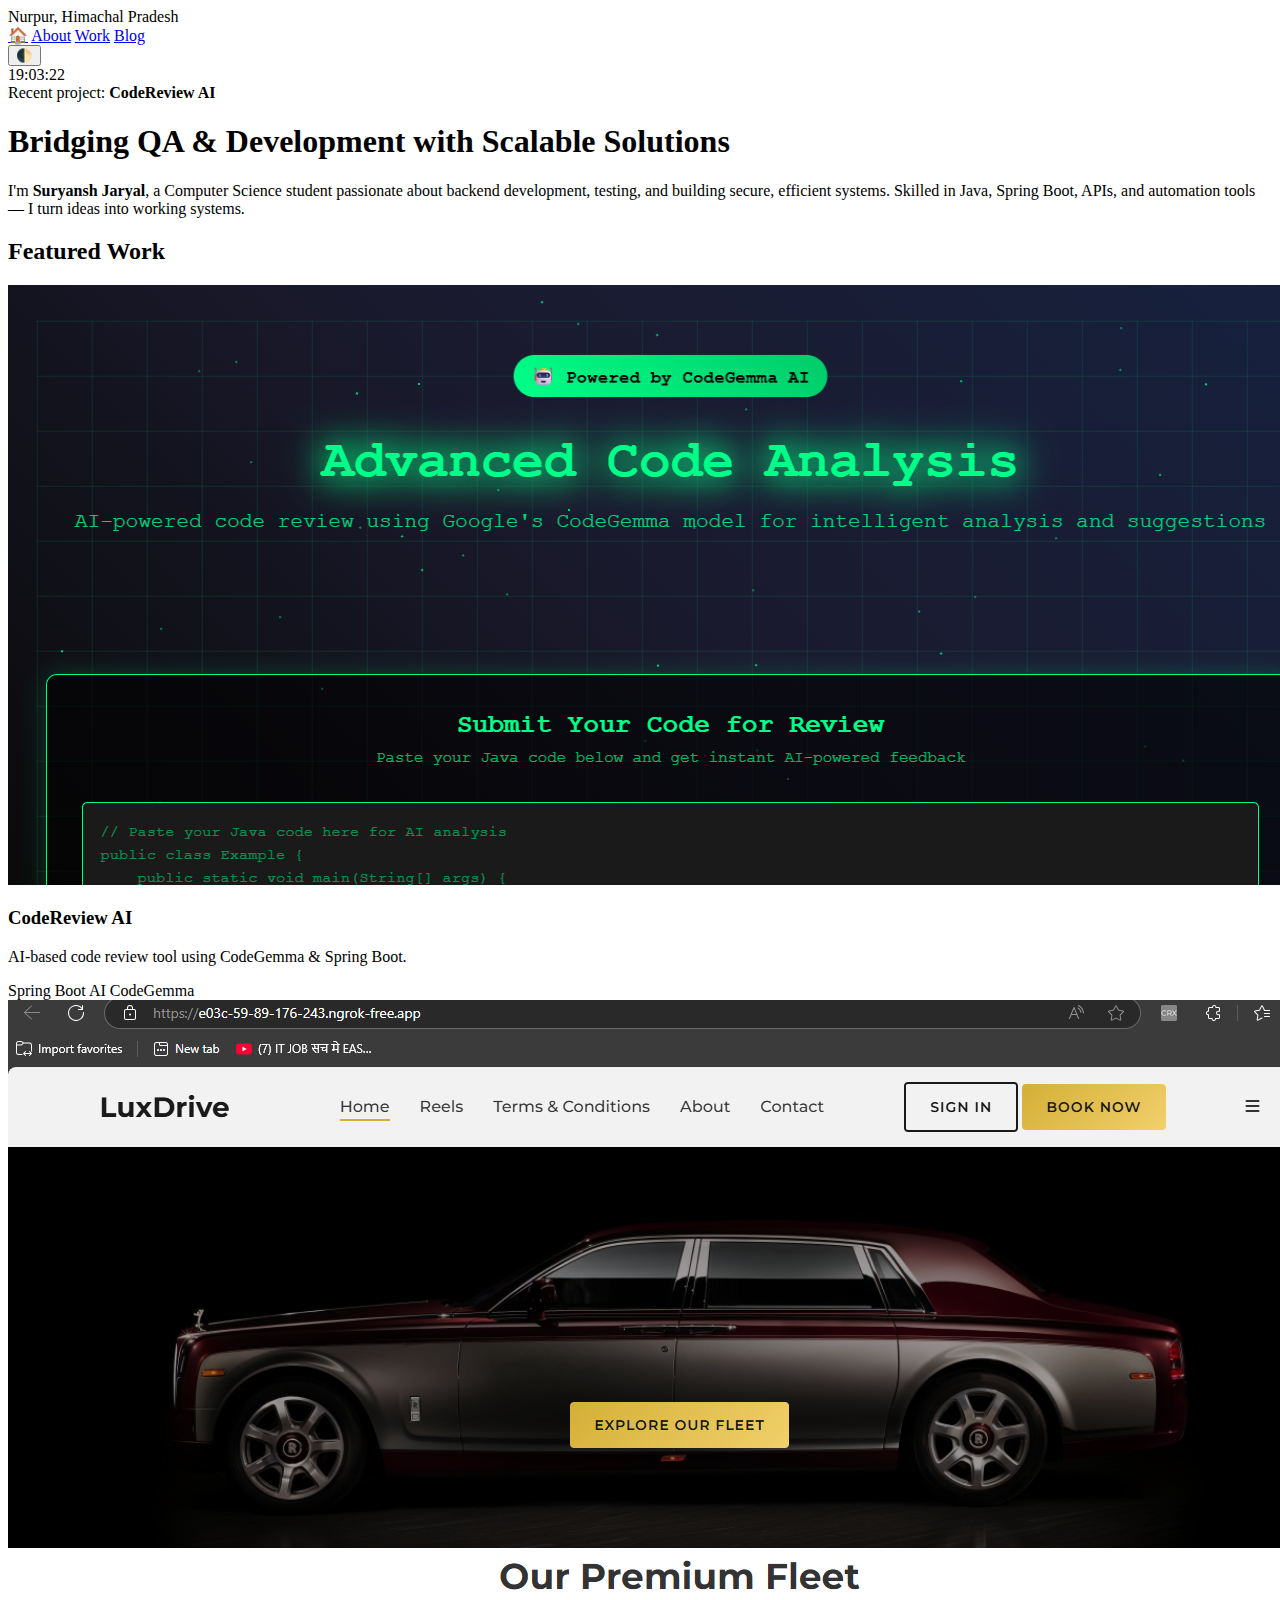
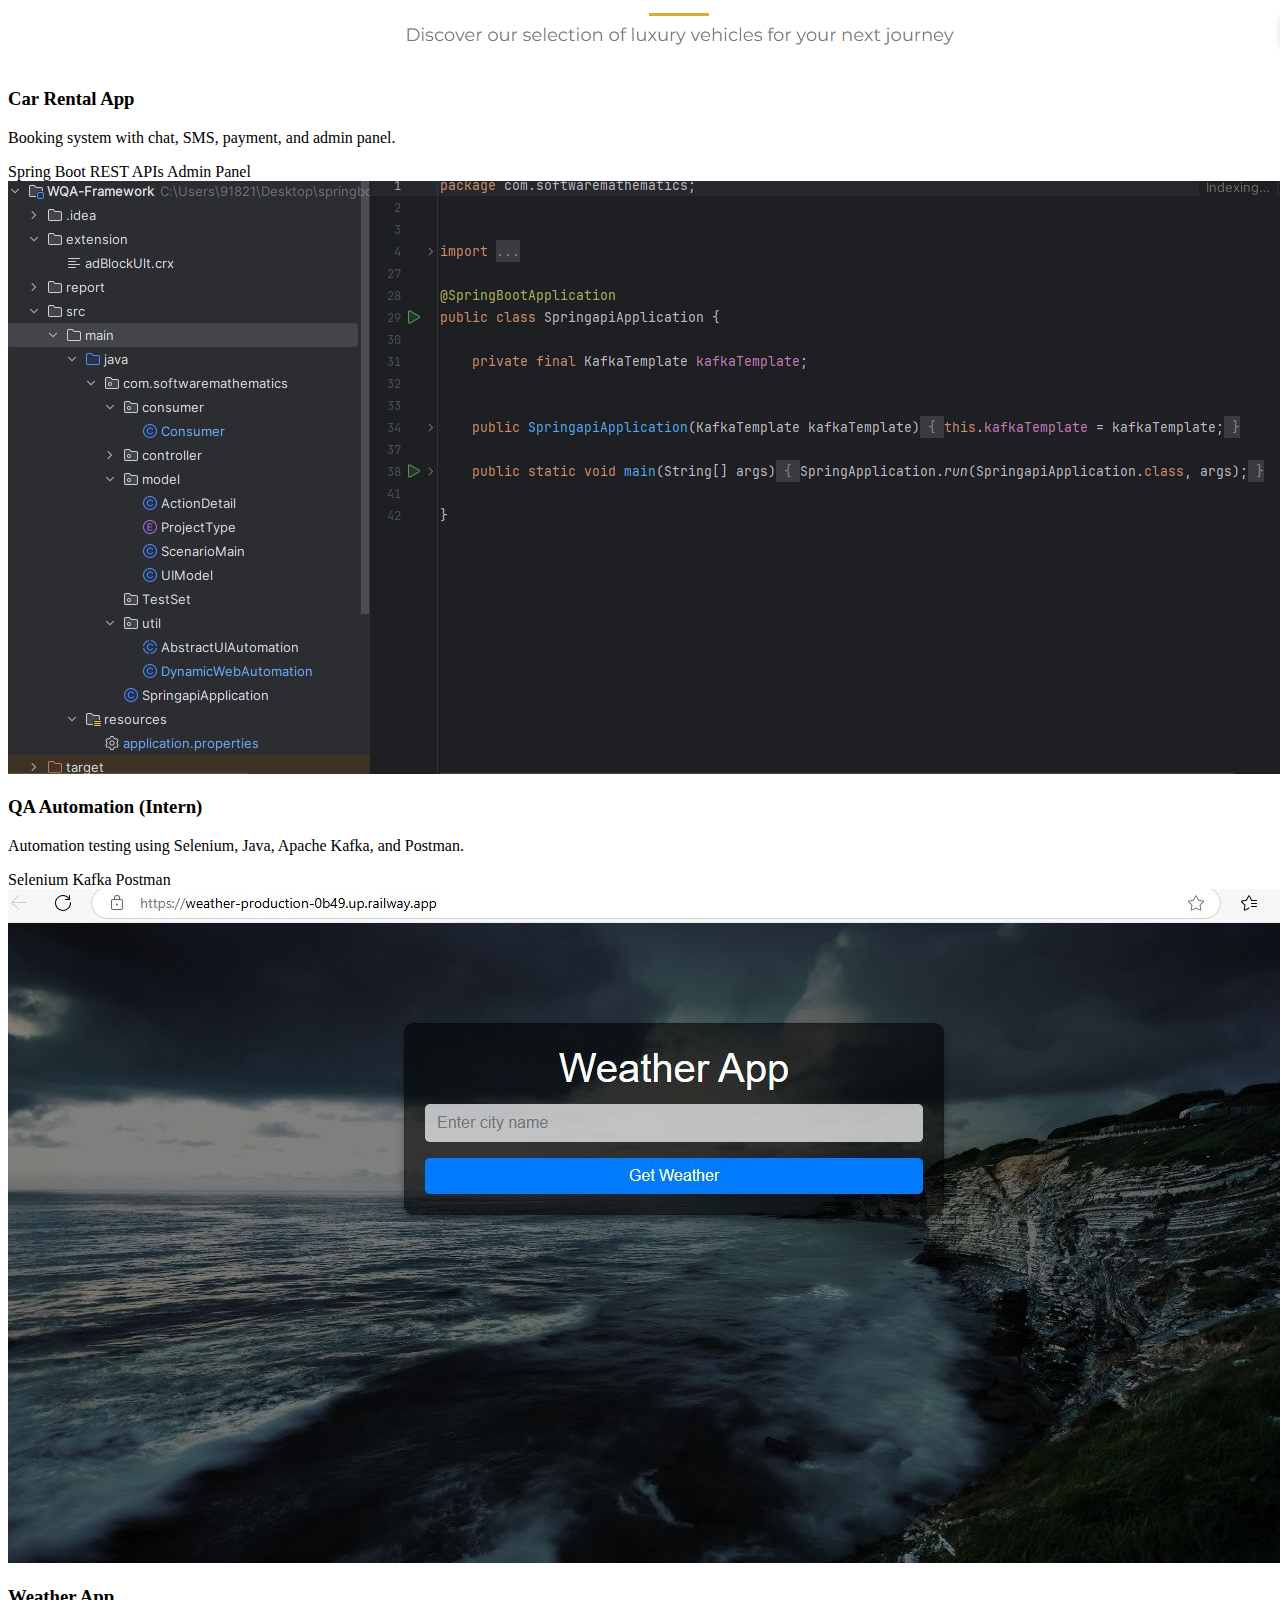
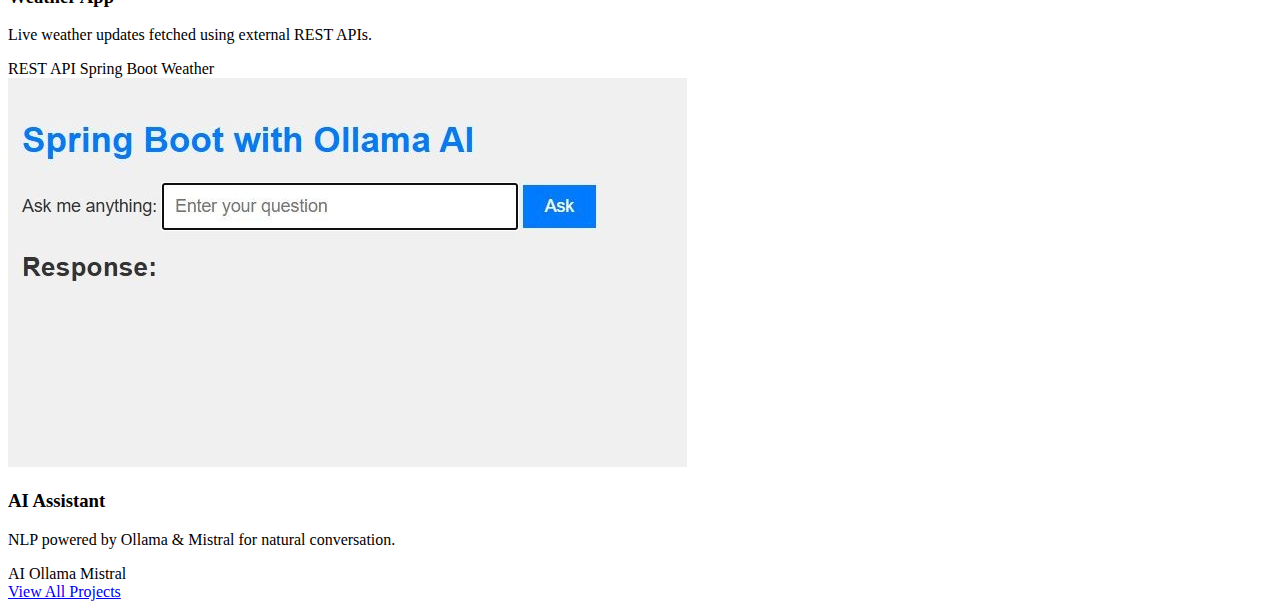
<file: index.html>
<!DOCTYPE html>
<html lang="en">
<head>
    <meta charset="UTF-8">
    <meta name="viewport" content="width=device-width, initial-scale=1.0">
    <title>Suryansh Jaryal - Portfolio</title>
    <link rel="stylesheet" href="C:\Users\91821\Desktop\vs\js\css\styles.css">
    <link href="https://fonts.googleapis.com/css2?family=Inter:wght@300;400;500;600;700&display=swap" rel="stylesheet">
    <link rel="icon" href="favicon.ico" type="image/x-icon">
</head>
<body>
    <div class="container">
        <!-- Header -->
        <header class="header">
            <div class="location">
                <span id="location">Nurpur, Himachal Pradesh</span>
            </div>

            <nav class="nav">
                <div class="nav-pill">
                    <a href="homepage.html" class="nav-item active">🏠</a>
                    <a href="about.html" class="nav-item"><span>About</span></a>
                    <a href="work.html" class="nav-item"><span>Work</span></a>
                    <a href="blog.html" class="nav-item"><span>Blog</span></a>
         
      </div>
            </nav>
            <div class="header-right">
                <button class="theme-toggle" id="themeToggle">🌓</button>
                <div class="time" id="currentTime">13:19:08</div>
            </div>
        </header>

        <!-- Main Content -->
        <main class="main">
            <div class="recent-project">
                <span>Recent project: </span>
                <strong>CodeReview AI</strong>
            </div>

            <h1 class="hero-title">
                Bridging QA & Development with Scalable Solutions
            </h1>

            <p class="hero-description">
                I'm <strong>Suryansh Jaryal</strong>, a Computer Science student passionate about backend development, testing, and building secure, efficient systems. Skilled in Java, Spring Boot, APIs, and automation tools — I turn ideas into working systems.
            </p>

            <!-- Featured Projects -->
       <!-- Featured Projects -->
<section class="featured-projects">
    <h2 class="section-title">Featured Work</h2>
    <div class="projects-grid">
        <article class="project-card">
            <div class="project-image">
                <img src="Screenshot 2025-06-23 160231.png" alt="CodeReview AI" loading="lazy">
            </div>
            <div class="project-content">
                <h3>CodeReview AI</h3>
                <p>AI-based code review tool using CodeGemma & Spring Boot.</p>
                <div class="project-tags">
                    <span class="tag">Spring Boot</span>
                    <span class="tag">AI</span>
                    <span class="tag">CodeGemma</span>
                </div>
            </div>
        </article>

        <article class="project-card">
            <div class="project-image">
                <img src="Screenshot 2025-05-01 095230.png" alt="Car Rental App" loading="lazy">
            </div>
            <div class="project-content">
                <h3>Car Rental App</h3>
                <p>Booking system with chat, SMS, payment, and admin panel.</p>
                <div class="project-tags">
                    <span class="tag">Spring Boot</span>
                    <span class="tag">REST APIs</span>
                    <span class="tag">Admin Panel</span>
                </div>
            </div>
        </article>

       

        <article class="project-card">
            <div class="project-image">
                <img src="Screenshot 2025-06-23 160631.png" alt="QA Automation" loading="lazy">
            </div>
            <div class="project-content">
                <h3>QA Automation (Intern)</h3>
                <p>Automation testing using Selenium, Java, Apache Kafka, and Postman.</p>
                <div class="project-tags">
                    <span class="tag">Selenium</span>
                    <span class="tag">Kafka</span>
                    <span class="tag">Postman</span>
                </div>
            </div>
        </article>

        <article class="project-card">
            <div class="project-image">
                <img src="1732292883168.jpg" alt="Weather App" loading="lazy">
            </div>
            <div class="project-content">
                <h3>Weather App</h3>
                <p>Live weather updates fetched using external REST APIs.</p>
                <div class="project-tags">
                    <span class="tag">REST API</span>
                    <span class="tag">Spring Boot</span>
                    <span class="tag">Weather</span>
                </div>
            </div>
        </article>

        <article class="project-card">
            <div class="project-image">
                <img src="1744372639400.jpg" alt="AI Assistant" loading="lazy">
            </div>
            <div class="project-content">
                <h3>AI Assistant</h3>
                <p>NLP  powered by Ollama & Mistral for natural conversation.</p>
                <div class="project-tags">
                    <span class="tag">AI</span>
                    <span class="tag">Ollama</span>
                    <span class="tag">Mistral</span>
                </div>
            </div>
        </article>
    </div>

    <div class="view-all">
        <a href="work.html" class="btn-secondary">View All Projects</a>
    </div>
</section>

        </main>
    </div>

    <script src="js\main.js"></script>
</body>
</html>
</file>
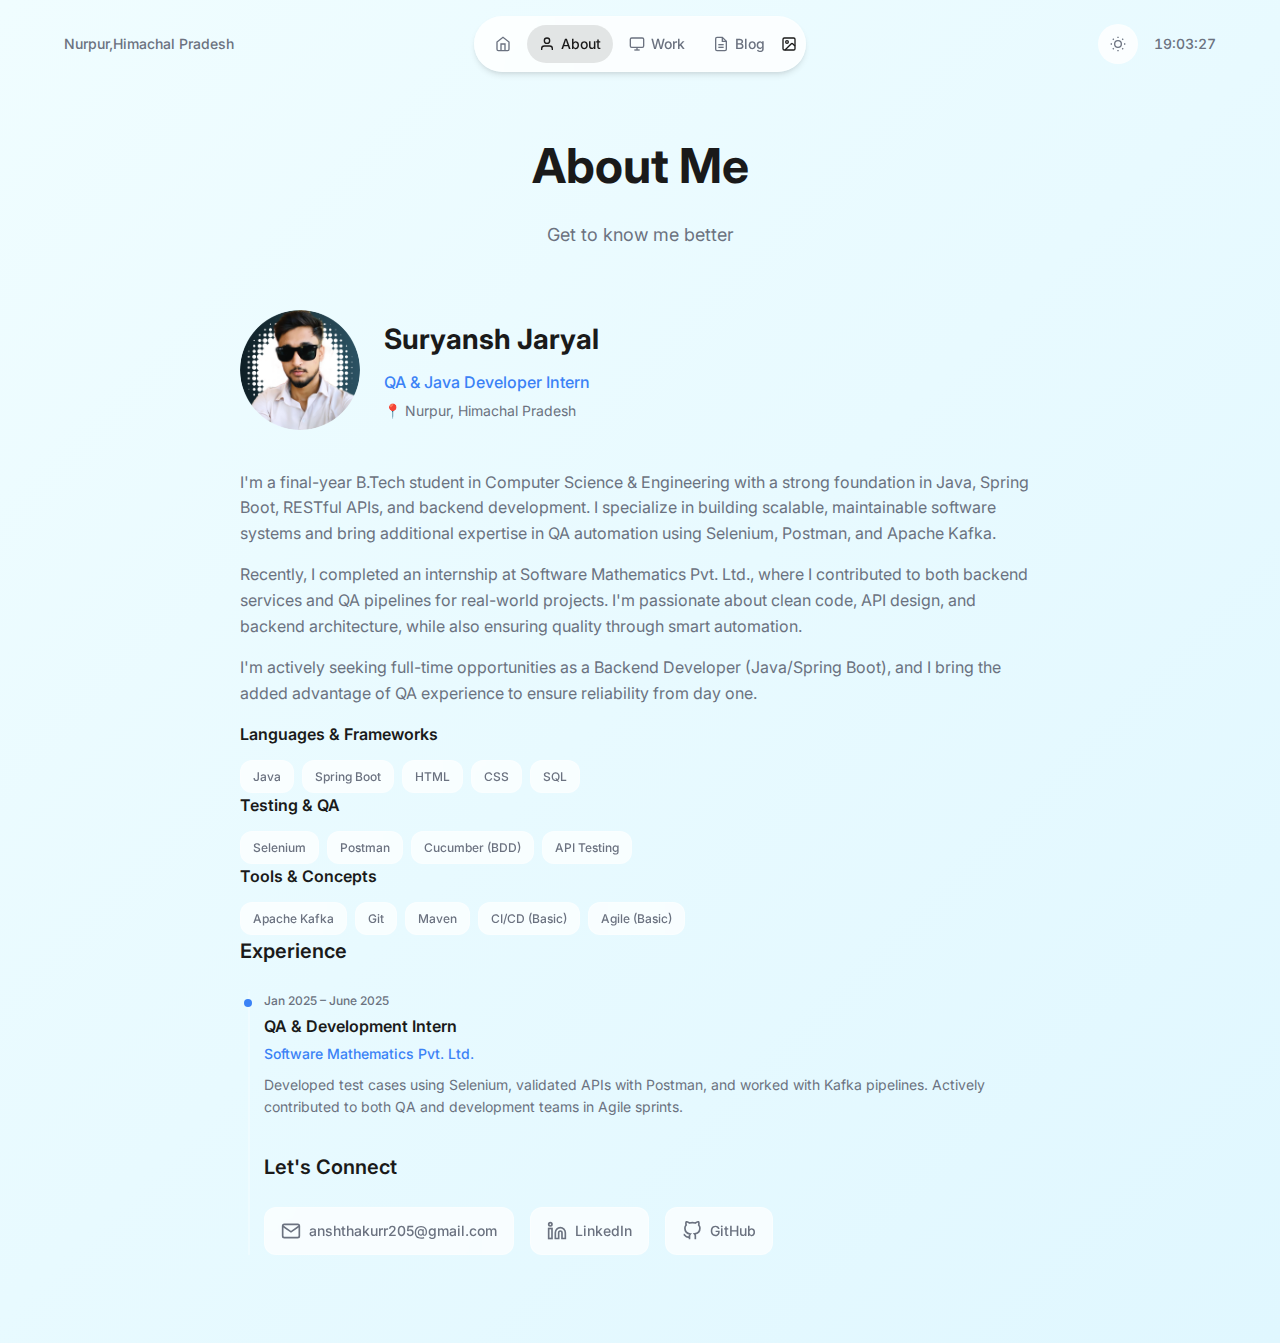
<file: about.html>
<!DOCTYPE html>
<html lang="en">
<head>
    <meta charset="UTF-8">
    <meta name="viewport" content="width=device-width, initial-scale=1.0">
    <title>About - Magic Portfolio</title>
    <link rel="stylesheet" href="js/css/styles.css">
    <link href="https://fonts.googleapis.com/css2?family=Inter:wght@300;400;500;600;700&display=swap" rel="stylesheet">
</head>
<body>
    <div class="container">
        <!-- Header -->
        <header class="header">
            <div class="location">
                <span id="location">Nurpur,Himachal Pradesh</span>
            </div>
            
            <nav class="nav">
                <div class="nav-pill">
                    <a href="index.html" class="nav-item">
                        <svg width="16" height="16" viewBox="0 0 24 24" fill="none" stroke="currentColor" stroke-width="2">
                            <path d="m3 9 9-7 9 7v11a2 2 0 0 1-2 2H5a2 2 0 0 1-2-2z"/>
                            <polyline points="9,22 9,12 15,12 15,22"/>
                        </svg>
                    </a>
                    <a href="about.html" class="nav-item active">
                        <svg width="16" height="16" viewBox="0 0 24 24" fill="none" stroke="currentColor" stroke-width="2">
                            <path d="M20 21v-2a4 4 0 0 0-4-4H8a4 4 0 0 0-4 4v2"/>
                            <circle cx="12" cy="7" r="4"/>
                        </svg>
                        <span>About</span>
                    </a>
                    <a href="work.html" class="nav-item">
                        <svg width="16" height="16" viewBox="0 0 24 24" fill="none" stroke="currentColor" stroke-width="2">
                            <rect x="2" y="3" width="20" height="14" rx="2" ry="2"/>
                            <line x1="8" y1="21" x2="16" y2="21"/>
                            <line x1="12" y1="17" x2="12" y2="21"/>
                        </svg>
                        <span>Work</span>
                    </a>
                    <a href="blog.html" class="nav-item">
                        <svg width="16" height="16" viewBox="0 0 24 24" fill="none" stroke="currentColor" stroke-width="2">
                            <path d="M14 2H6a2 2 0 0 0-2 2v16a2 2 0 0 0 2 2h12a2 2 0 0 0 2-2V8z"/>
                            <polyline points="14,2 14,8 20,8"/>
                            <line x1="16" y1="13" x2="8" y2="13"/>
                            <line x1="16" y1="17" x2="8" y2="17"/>
                        </svg>
                        <span>Blog</span>
                    </a>
               
                        <svg width="16" height="16" viewBox="0 0 24 24" fill="none" stroke="currentColor" stroke-width="2">
                            <rect x="3" y="3" width="18" height="18" rx="2" ry="2"/>
                            <circle cx="9" cy="9" r="2"/>
                            <path d="m21 15-3.086-3.086a2 2 0 0 0-2.828 0L6 21"/>
                        </svg>
                       
                    </a>
                </div>
            </nav>
            
            <div class="header-right">
                <button class="theme-toggle" id="themeToggle">
                    <svg class="sun-icon" width="16" height="16" viewBox="0 0 24 24" fill="none" stroke="currentColor" stroke-width="2">
                        <circle cx="12" cy="12" r="5"/>
                        <path d="M12 1v2M12 21v2M4.22 4.22l1.42 1.42M18.36 18.36l1.42 1.42M1 12h2M21 12h2M4.22 19.78l1.42-1.42M18.36 5.64l1.42-1.42"/>
                    </svg>
                    <svg class="moon-icon" width="16" height="16" viewBox="0 0 24 24" fill="none" stroke="currentColor" stroke-width="2">
                        <path d="M21 12.79A9 9 0 1 1 11.21 3 7 7 0 0 0 21 12.79z"/>
                    </svg>
                </button>
                <div class="time" id="currentTime">13:19:08</div>
            </div>
        </header>

        <!-- Main Content -->
        <main class="main about-page">
            <div class="page-header">
                <h1 class="page-title">About Me</h1>
                <p class="page-subtitle">Get to know me better</p>
            </div>

            <div class="about-content">
                <div class="about-grid">
                    <div class="about-text">
                        <div class="profile-section">
                            <div class="profile-image">
                                <img src="profile-pic.png" alt="Profile Picture" loading="lazy">
                            </div>
                            <div class="profile-info">
                            <h2>Suryansh Jaryal</h2>
<p class="role">QA & Java Developer Intern</p>
<p class="location-info">📍 Nurpur, Himachal Pradesh</p>

                            </div>
                        </div>

                        <div class="bio">
                        <p>I'm a final-year B.Tech student in Computer Science & Engineering with a strong foundation in Java, Spring Boot, RESTful APIs, and backend development. I specialize in building scalable, maintainable software systems and bring additional expertise in QA automation using Selenium, Postman, and Apache Kafka.</p>

<p>Recently, I completed an internship at Software Mathematics Pvt. Ltd., where I contributed to both backend services and QA pipelines for real-world projects. I'm passionate about clean code, API design, and backend architecture, while also ensuring quality through smart automation.</p>
 <p>   I'm actively seeking full-time opportunities as a Backend Developer (Java/Spring Boot), and I bring the added advantage of QA experience to ensure reliability from day one.</p>



                    <div class="skill-category">
    <h4>Languages & Frameworks</h4>
    <div class="skills-list">
        <span class="skill">Java</span>
        <span class="skill">Spring Boot</span>
        <span class="skill">HTML</span>
        <span class="skill">CSS</span>
        <span class="skill">SQL</span>
    </div>
</div>
<div class="skill-category">
    <h4>Testing & QA</h4>
    <div class="skills-list">
        <span class="skill">Selenium</span>
        <span class="skill">Postman</span>
        <span class="skill">Cucumber (BDD)</span>
        <span class="skill">API Testing</span>
    </div>
</div>
<div class="skill-category">
    <h4>Tools & Concepts</h4>
    <div class="skills-list">
        <span class="skill">Apache Kafka</span>
        <span class="skill">Git</span>
        <span class="skill">Maven</span>
        <span class="skill">CI/CD (Basic)</span>
        <span class="skill">Agile (Basic)</span>
    </div>
</div>


                        <div class="experience-section">
                            <h3>Experience</h3>
                            <div class="timeline">
                          <div class="timeline-item">
    <div class="timeline-date">Jan 2025 – June 2025</div>
    <div class="timeline-content">
        <h4>QA & Development Intern</h4>
        <p class="company">Software Mathematics Pvt. Ltd.</p>
        <p>Developed test cases using Selenium, validated APIs with Postman, and worked with Kafka pipelines. Actively contributed to both QA and development teams in Agile sprints.</p>
    </div>
</div>


                        <div class="contact-section">
                            <h3>Let's Connect</h3>
                            <div class="contact-links">
                                <a href="mailto:hello@selene.dev" class="contact-link">
                                    <svg width="20" height="20" viewBox="0 0 24 24" fill="none" stroke="currentColor" stroke-width="2">
                                        <path d="M4 4h16c1.1 0 2 .9 2 2v12c0 1.1-.9 2-2 2H4c-1.1 0-2-.9-2-2V6c0-1.1.9-2 2-2z"/>
                                        <polyline points="22,6 12,13 2,6"/>
                                    </svg>
                                   anshthakurr205@gmail.com
                                </a>
                              
                                <a href="https://www.linkedin.com/in/suryanshjaryal/" class="contact-link" target="_blank">
                                    <svg width="20" height="20" viewBox="0 0 24 24" fill="none" stroke="currentColor" stroke-width="2">
                                        <path d="M16 8a6 6 0 0 1 6 6v7h-4v-7a2 2 0 0 0-2-2 2 2 0 0 0-2 2v7h-4v-7a6 6 0 0 1 6-6z"/>
                                        <rect x="2" y="9" width="4" height="12"/>
                                        <circle cx="4" cy="4" r="2"/>
                                    </svg>
                                    LinkedIn
                                </a>
                                <a href="https://github.com/suryanshjaryal" class="contact-link" target="_blank">
                                    <svg width="20" height="20" viewBox="0 0 24 24" fill="none" stroke="currentColor" stroke-width="2">
                                        <path d="M9 19c-5 1.5-5-2.5-7-3m14 6v-3.87a3.37 3.37 0 0 0-.94-2.61c3.14-.35 6.44-1.54 6.44-7A5.44 5.44 0 0 0 20 4.77 5.07 5.07 0 0 0 19.91 1S18.73.65 16 2.48a13.38 13.38 0 0 0-7 0C6.27.65 5.09 1 5.09 1A5.07 5.07 0 0 0 5 4.77a5.44 5.44 0 0 0-1.5 3.78c0 5.42 3.3 6.61 6.44 7A3.37 3.37 0 0 0 9 18.13V22"/>
                                    </svg>
                                    GitHub
                                </a>
                            </div>
                        </div>
                    </div>
                </div>
            </div>
        </main>
    </div>

    <script src="js/main.js"></script>
</body>
</html>
</file>
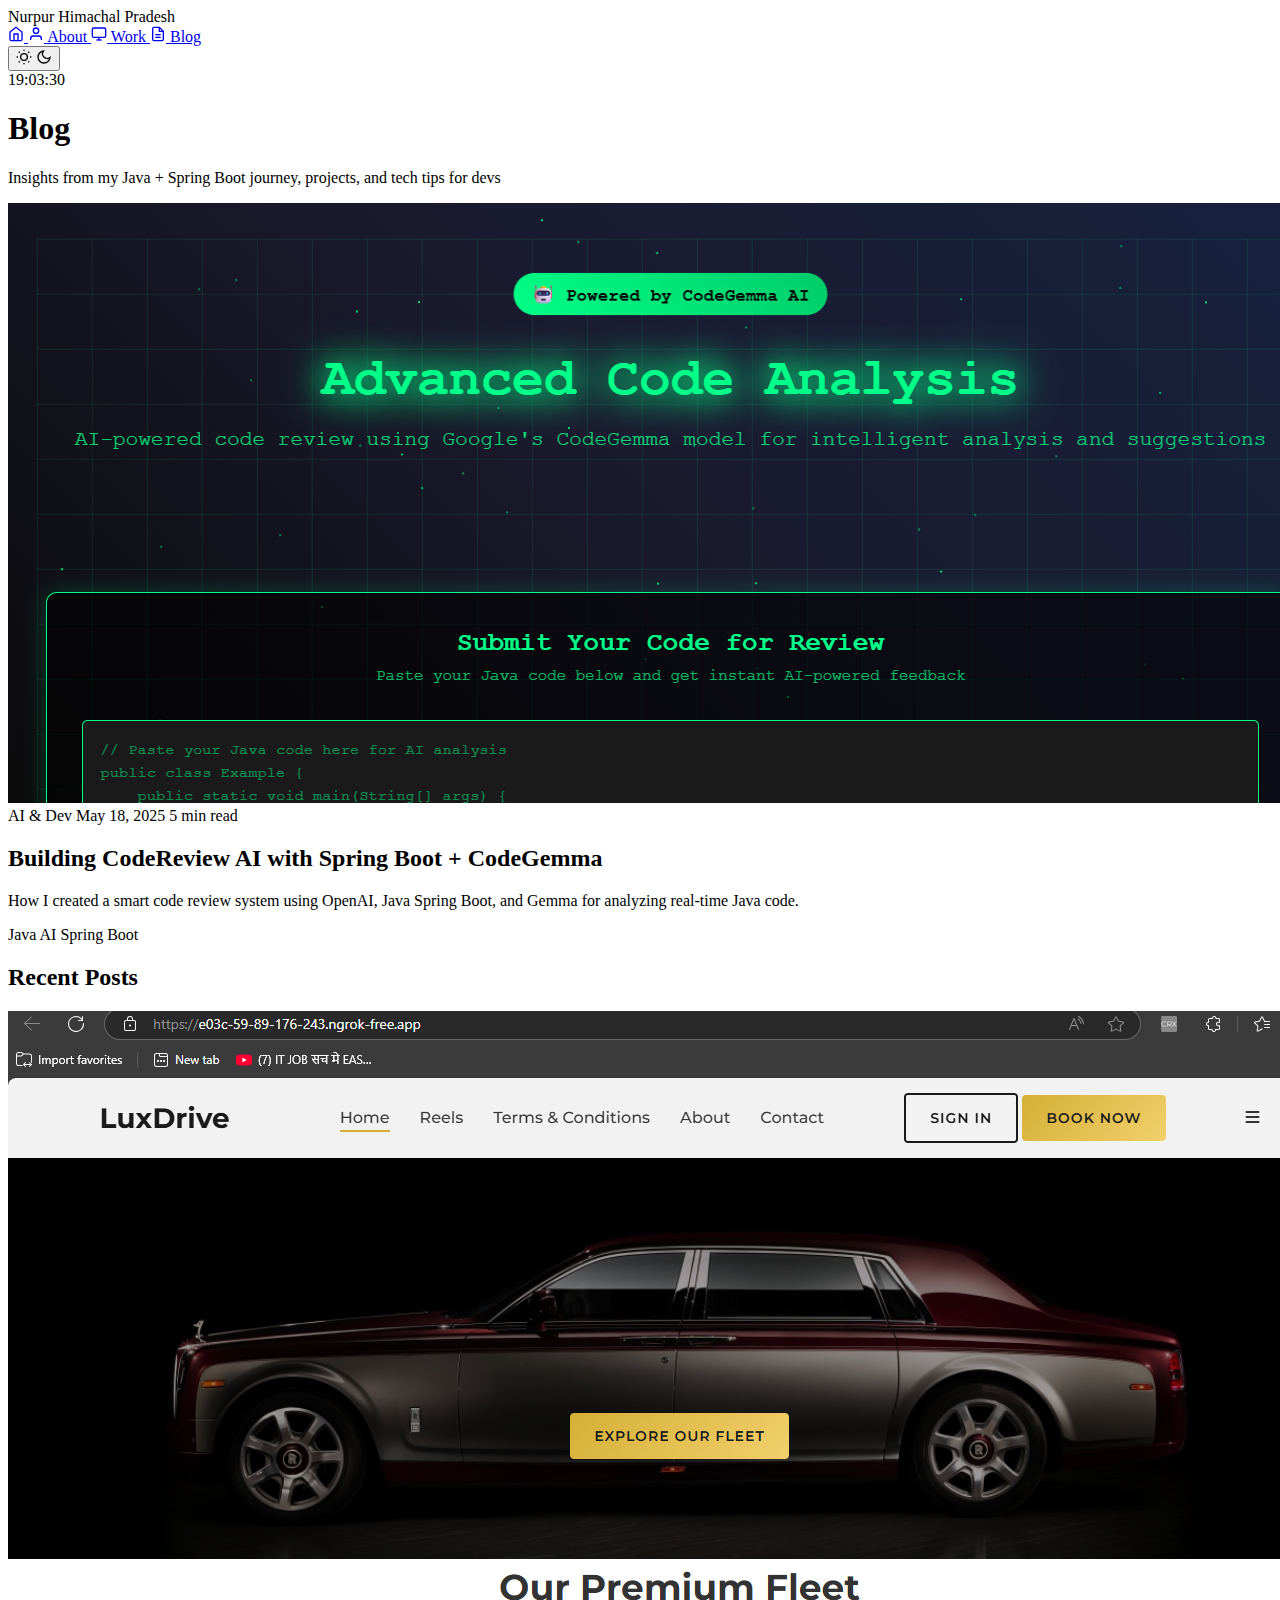
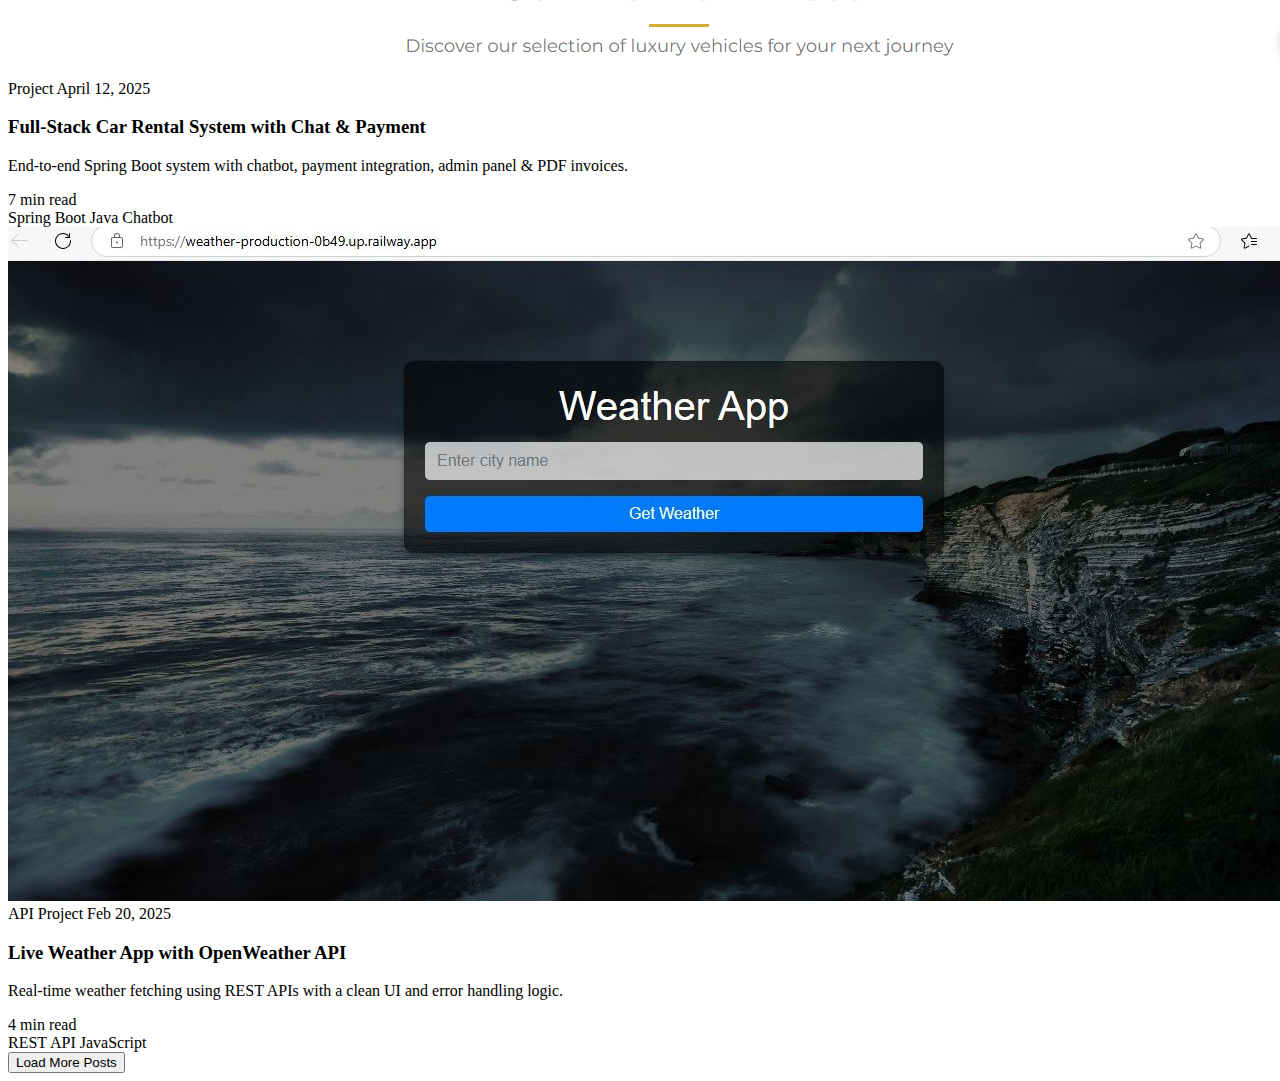
<file: blog.html>
<!DOCTYPE html>
<html lang="en">
<head>
    <meta charset="UTF-8">
    <meta name="viewport" content="width=device-width, initial-scale=1.0">
    <title>Blog - Magic Portfolio</title>
    <link rel="stylesheet" href="C:\Users\91821\Desktop\vs\js\css\styles.css">
    <link href="https://fonts.googleapis.com/css2?family=Inter:wght@300;400;500;600;700&display=swap" rel="stylesheet">
</head>
<body>
    <div class="container">
        <!-- Header -->
        <header class="header">
            <div class="location">
                <span id="location">Nurpur Himachal Pradesh</span>
            </div>
            
            <nav class="nav">
                <div class="nav-pill">
                    <a href="homepage.html" class="nav-item">
                        <svg width="16" height="16" viewBox="0 0 24 24" fill="none" stroke="currentColor" stroke-width="2">
                            <path d="m3 9 9-7 9 7v11a2 2 0 0 1-2 2H5a2 2 0 0 1-2-2z"/>
                            <polyline points="9,22 9,12 15,12 15,22"/>
                        </svg>
                    </a>
                    <a href="about.html" class="nav-item">
                        <svg width="16" height="16" viewBox="0 0 24 24" fill="none" stroke="currentColor" stroke-width="2">
                            <path d="M20 21v-2a4 4 0 0 0-4-4H8a4 4 0 0 0-4 4v2"/>
                            <circle cx="12" cy="7" r="4"/>
                        </svg>
                        <span>About</span>
                    </a>
                    <a href="work.html" class="nav-item">
                        <svg width="16" height="16" viewBox="0 0 24 24" fill="none" stroke="currentColor" stroke-width="2">
                            <rect x="2" y="3" width="20" height="14" rx="2" ry="2"/>
                            <line x1="8" y1="21" x2="16" y2="21"/>
                            <line x1="12" y1="17" x2="12" y2="21"/>
                        </svg>
                        <span>Work</span>
                    </a>
                    <a href="blog.html" class="nav-item active">
                        <svg width="16" height="16" viewBox="0 0 24 24" fill="none" stroke="currentColor" stroke-width="2">
                            <path d="M14 2H6a2 2 0 0 0-2 2v16a2 2 0 0 0 2 2h12a2 2 0 0 0 2-2V8z"/>
                            <polyline points="14,2 14,8 20,8"/>
                            <line x1="16" y1="13" x2="8" y2="13"/>
                            <line x1="16" y1="17" x2="8" y2="17"/>
                        </svg>
                        <span>Blog</span>
                    </a>

            
                    
                    </a>
                </div>
            </nav>
            
            <div class="header-right">
                <button class="theme-toggle" id="themeToggle">
                    <svg class="sun-icon" width="16" height="16" viewBox="0 0 24 24" fill="none" stroke="currentColor" stroke-width="2">
                        <circle cx="12" cy="12" r="5"/>
                        <path d="M12 1v2M12 21v2M4.22 4.22l1.42 1.42M18.36 18.36l1.42 1.42M1 12h2M21 12h2M4.22 19.78l1.42-1.42M18.36 5.64l1.42-1.42"/>
                    </svg>
                    <svg class="moon-icon" width="16" height="16" viewBox="0 0 24 24" fill="none" stroke="currentColor" stroke-width="2">
                        <path d="M21 12.79A9 9 0 1 1 11.21 3 7 7 0 0 0 21 12.79z"/>
                    </svg>
                </button>
                <div class="time" id="currentTime">13:19:08</div>
            </div>
        </header>

        <!-- Main Content -->
        <main class="main blog-page">
            <div class="page-header">
               <h1 class="page-title">Blog</h1>
<p class="page-subtitle">Insights from my Java + Spring Boot journey, projects, and tech tips for devs</p>

            </div>

            <!-- Featured Post -->
          <article class="featured-post" onclick="window.location.href='https://www.linkedin.com/posts/suryanshjaryal_java-springboot-ai-activity-7340051510887649281-R14b?utm_source=share&utm_medium=member_desktop&rcm=ACoAAFGZEDMBcpOKyjjf3o-lPegKP1Al3gFz4g0'">
    <div class="featured-post-image">
        <img src="Screenshot 2025-06-23 160231.png" alt="CodeReview AI" loading="lazy">
    </div>
    <div class="featured-post-content">
        <div class="post-meta">
            <span class="post-category">AI & Dev</span>
            <span class="post-date">May 18, 2025</span>
            <span class="post-read-time">5 min read</span>
        </div>
        <h2>Building CodeReview AI with Spring Boot + CodeGemma</h2>
        <p>How I created a smart code review system using OpenAI, Java Spring Boot, and Gemma for analyzing real-time Java code.</p>
        <div class="post-tags">
            <span class="tag">Java</span>
            <span class="tag">AI</span>
            <span class="tag">Spring Boot</span>
        </div>
    </div>
</article>


            <!-- Blog Posts Grid -->
            <div class="blog-posts">
                <h2 class="section-title">Recent Posts</h2>
                <div class="posts-grid">
                 <article class="blog-post-card" onclick="window.location.href='https://www.linkedin.com/posts/suryanshjaryal_kafka-docker-springboot-activity-7340688283326193664-h8vR?utm_source=share&utm_medium=member_desktop&rcm=ACoAAFGZEDMBcpOKyjjf3o-lPegKP1Al3gFz4g0'">
    <div class="post-image">
        <img src="Screenshot 2025-05-01 095230.png" alt="Car Rental System" loading="lazy">
    </div>
    <div class="post-content">
        <div class="post-meta">
            <span class="post-category">Project</span>
            <span class="post-date">April 12, 2025</span>
        </div>
        <h3>Full-Stack Car Rental System with Chat & Payment</h3>
        <p>End-to-end Spring Boot system with chatbot, payment integration, admin panel & PDF invoices.</p>
        <div class="post-footer">
            <span class="post-read-time">7 min read</span>
            <div class="post-tags">
                <span class="tag">Spring Boot</span>
                <span class="tag">Java</span>
                <span class="tag">Chatbot</span>
            </div>
        </div>
    </div>
</article>

 



                    <article class="blog-post-card" onclick="window.location.href='https://www.linkedin.com/posts/suryanshjaryal_springboot-thymeleaf-apiintegration-activity-7265762980540096512-Px62?utm_source=share&utm_medium=member_desktop&rcm=ACoAAFGZEDMBcpOKyjjf3o-lPegKP1Al3gFz4g0'">
    <div class="post-image">
        <img src="1732292883168.jpg" alt="Weather App" loading="lazy">
    </div>
    <div class="post-content">
        <div class="post-meta">
            <span class="post-category">API Project</span>
            <span class="post-date">Feb 20, 2025</span>
        </div>
        <h3>Live Weather App with OpenWeather API</h3>
        <p>Real-time weather fetching using REST APIs with a clean UI and error handling logic.</p>
        <div class="post-footer">
            <span class="post-read-time">4 min read</span>
            <div class="post-tags">
                <span class="tag">REST API</span>
                <span class="tag">JavaScript</span>
            </div>
        </div>
    </div>
</article>

                   
                </div>

                <!-- Load More Button -->
                <div class="load-more">
                    <button class="btn-secondary" id="loadMoreBtn">Load More Posts</button>
                </div>
            </div>
        </main>
    </div>

    <script src="js/main.js"></script>
    <script src="js/blog.js"></script>
</body>
</html>
</file>
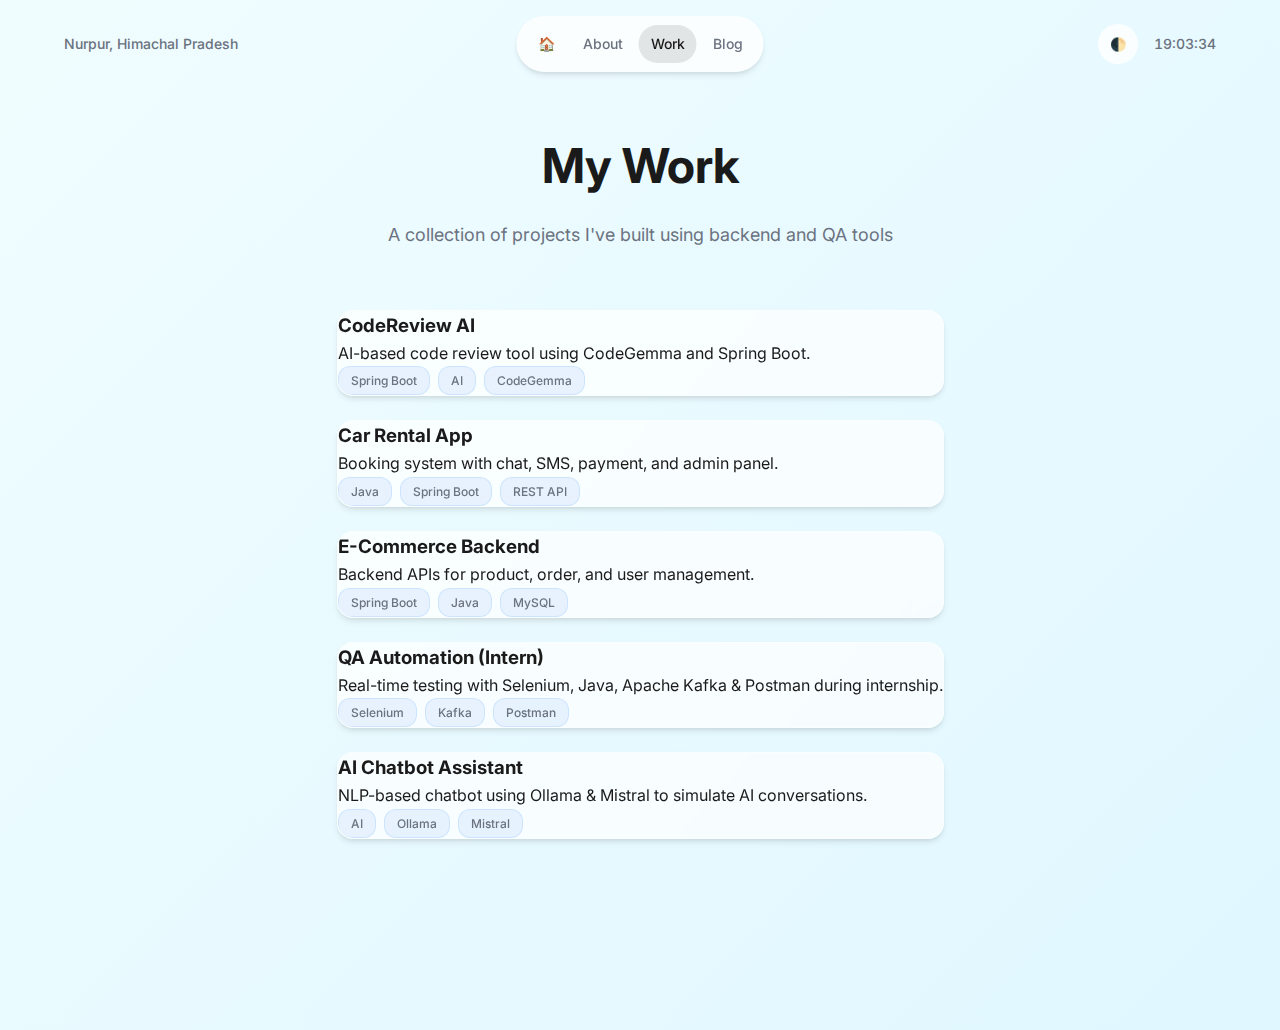
<file: work.html>
<!DOCTYPE html>
<html lang="en">
<head>
    <meta charset="UTF-8">
    <meta name="viewport" content="width=device-width, initial-scale=1.0">
    <title>Work - Suryansh Jaryal Portfolio</title>
    <link rel="stylesheet" href="js/css/styles.css">
    <link href="https://fonts.googleapis.com/css2?family=Inter:wght@300;400;500;600;700&display=swap" rel="stylesheet">
</head>
<body>
    <div class="container">
        <!-- Header -->
        <header class="header">
            <div class="location">
                <span id="location">Nurpur, Himachal Pradesh</span>
            </div>
            <nav class="nav">
                <div class="nav-pill">
                    <a href="index.html" class="nav-item">🏠</a>
                    <a href="about.html" class="nav-item"><span>About</span></a>
                    <a href="work.html" class="nav-item active"><span>Work</span></a>
                    <a href="blog.html" class="nav-item"><span>Blog</span></a>
                </div>
            </nav>
            <div class="header-right">
                <button class="theme-toggle" id="themeToggle">🌓</button>
                <div class="time" id="currentTime">13:19:08</div>
            </div>
        </header>

        <!-- Main Content -->
        <main class="main work-page">
            <div class="page-header">
                <h1 class="page-title">My Work</h1>
                <p class="page-subtitle">A collection of projects I've built using backend and QA tools</p>
            </div>

            <!-- Projects Grid -->
            <div class="projects-container">
                <div class="projects-grid">

                    <article class="project-card">
                        <h3>CodeReview AI</h3>
                        <p>AI-based code review tool using CodeGemma and Spring Boot.</p>
                        <div class="project-tags">
                            <span class="tag">Spring Boot</span>
                            <span class="tag">AI</span>
                            <span class="tag">CodeGemma</span>
                        </div>
                    </article>

                    <article class="project-card">
                        <h3>Car Rental App</h3>
                        <p>Booking system with chat, SMS, payment, and admin panel.</p>
                        <div class="project-tags">
                            <span class="tag">Java</span>
                            <span class="tag">Spring Boot</span>
                            <span class="tag">REST API</span>
                        </div>
                    </article>

                    <article class="project-card">
                        <h3>E-Commerce Backend</h3>
                        <p>Backend APIs for product, order, and user management.</p>
                        <div class="project-tags">
                            <span class="tag">Spring Boot</span>
                            <span class="tag">Java</span>
                            <span class="tag">MySQL</span>
                        </div>
                    </article>

                    <article class="project-card">
                        <h3>QA Automation (Intern)</h3>
                        <p>Real-time testing with Selenium, Java, Apache Kafka & Postman during internship.</p>
                        <div class="project-tags">
                            <span class="tag">Selenium</span>
                            <span class="tag">Kafka</span>
                            <span class="tag">Postman</span>
                        </div>
                    </article>

                    <article class="project-card">
                        <h3>AI Chatbot Assistant</h3>
                        <p>NLP-based chatbot using Ollama & Mistral to simulate AI conversations.</p>
                        <div class="project-tags">
                            <span class="tag">AI</span>
                            <span class="tag">Ollama</span>
                            <span class="tag">Mistral</span>
                        </div>
                    </article>

                    <article class="project-card">
                        <h3>Weather App</h3>
                        <p>Live weather application fetching real-time data using public REST APIs.</p>
                        <div class="project-tags">
                            <span class="tag">REST API</span>
                            <span class="tag">Spring Boot</span>
                            <span class="tag">Weather</span>
                        </div>
                    </article>

                </div>
            </div>
        </main>
    </div>

    <script src="js/main.js"></script>
    <script src="js/work.js"></script>
</body>
</html>
</file>
<file: js/css/styles.css>
* {
    margin: 0;
    padding: 0;
    box-sizing: border-box;
}

:root {
    --bg-gradient-start: #f0fdff;
    --bg-gradient-end: #e0f7ff;
    --text-primary: #1a1a1a;
    --text-secondary: #6b7280;
    --nav-bg: rgba(255, 255, 255, 0.8);
    --nav-border: rgba(255, 255, 255, 0.2);
    --nav-item-hover: rgba(0, 0, 0, 0.05);
    --nav-item-active: rgba(0, 0, 0, 0.1);
    --recent-project-bg: rgba(219, 234, 254, 0.6);
    --recent-project-border: rgba(147, 197, 253, 0.3);
    --company-highlight: #3b82f6;
    --card-bg: rgba(255, 255, 255, 0.7);
    --card-border: rgba(255, 255, 255, 0.3);
    --shadow-light: 0 4px 6px -1px rgba(0, 0, 0, 0.1), 0 2px 4px -1px rgba(0, 0, 0, 0.06);
    --shadow-medium: 0 10px 15px -3px rgba(0, 0, 0, 0.1), 0 4px 6px -2px rgba(0, 0, 0, 0.05);
}

[data-theme="dark"] {
    --bg-gradient-start: #0f172a;
    --bg-gradient-end: #1e293b;
    --text-primary: #f8fafc;
    --text-secondary: #94a3b8;
    --nav-bg: rgba(30, 41, 59, 0.8);
    --nav-border: rgba(71, 85, 105, 0.2);
    --nav-item-hover: rgba(255, 255, 255, 0.05);
    --nav-item-active: rgba(255, 255, 255, 0.1);
    --recent-project-bg: rgba(30, 58, 138, 0.3);
    --recent-project-border: rgba(59, 130, 246, 0.2);
    --company-highlight: #60a5fa;
    --card-bg: rgba(30, 41, 59, 0.7);
    --card-border: rgba(71, 85, 105, 0.3);
}

body {
    font-family: 'Inter', -apple-system, BlinkMacSystemFont, 'Segoe UI', Roboto, sans-serif;
    background: linear-gradient(135deg, var(--bg-gradient-start) 0%, var(--bg-gradient-end) 100%);
    min-height: 100vh;
    color: var(--text-primary);
    transition: all 0.3s ease;
    line-height: 1.6;
}

.container {
    max-width: 1200px;
    margin: 0 auto;
    padding: 0 24px;
    min-height: 100vh;
    display: flex;
    flex-direction: column;
}

/* Header Styles */
.header {
    display: flex;
    justify-content: space-between;
    align-items: center;
    padding: 24px 0;
    position: relative;
    z-index: 100;
}

.location {
    font-size: 14px;
    color: var(--text-secondary);
    font-weight: 500;
}

.nav {
    position: absolute;
    left: 50%;
    transform: translateX(-50%);
}

.nav-pill {
    display: flex;
    align-items: center;
    background: var(--nav-bg);
    backdrop-filter: blur(12px);
    border: 1px solid var(--nav-border);
    border-radius: 50px;
    padding: 8px;
    gap: 4px;
    box-shadow: var(--shadow-light);
}

.nav-item {
    display: flex;
    align-items: center;
    gap: 6px;
    padding: 8px 12px;
    border-radius: 24px;
    text-decoration: none;
    color: var(--text-secondary);
    font-size: 14px;
    font-weight: 500;
    transition: all 0.2s ease;
    white-space: nowrap;
}

.nav-item:hover {
    background: var(--nav-item-hover);
    color: var(--text-primary);
}

.nav-item.active {
    background: var(--nav-item-active);
    color: var(--text-primary);
}

.nav-item svg {
    width: 16px;
    height: 16px;
    stroke-width: 2;
}

.header-right {
    display: flex;
    align-items: center;
    gap: 16px;
}

.theme-toggle {
    background: var(--nav-bg);
    backdrop-filter: blur(12px);
    border: 1px solid var(--nav-border);
    border-radius: 50%;
    width: 40px;
    height: 40px;
    display: flex;
    align-items: center;
    justify-content: center;
    cursor: pointer;
    transition: all 0.2s ease;
    color: var(--text-secondary);
}

.theme-toggle:hover {
    background: var(--nav-item-hover);
    color: var(--text-primary);
}

.theme-toggle .moon-icon {
    display: none;
}

[data-theme="dark"] .theme-toggle .sun-icon {
    display: none;
}

[data-theme="dark"] .theme-toggle .moon-icon {
    display: block;
}

.time {
    font-size: 14px;
    color: var(--text-secondary);
    font-weight: 500;
    font-variant-numeric: tabular-nums;
}

/* Main Content */
.main {
    flex: 1;
    display: flex;
    flex-direction: column;
    justify-content: center;
    max-width: 800px;
    margin: 0 auto;
    text-align: left;
    padding: 40px 0;
}

.recent-project {
    background: var(--recent-project-bg);
    border: 1px solid var(--recent-project-border);
    border-radius: 24px;
    padding: 8px 16px;
    font-size: 14px;
    color: var(--text-secondary);
    display: inline-flex;
    align-items: center;
    margin-bottom: 40px;
    width: fit-content;
    backdrop-filter: blur(8px);
}

.recent-project strong {
    color: var(--text-primary);
    font-weight: 600;
}

.hero-title {
    font-size: clamp(2.5rem, 5vw, 4rem);
    font-weight: 700;
    line-height: 1.1;
    margin-bottom: 24px;
    color: var(--text-primary);
    letter-spacing: -0.02em;
}

.hero-description {
    font-size: 18px;
    line-height: 1.6;
    color: var(--text-secondary);
    max-width: 600px;
    margin-bottom: 60px;
}

.company-highlight {
    color: var(--company-highlight);
    font-weight: 500;
}

/* Page Styles */
.page-header {
    text-align: center;
    margin-bottom: 60px;
}

.page-title {
    font-size: clamp(2rem, 4vw, 3rem);
    font-weight: 700;
    margin-bottom: 16px;
    color: var(--text-primary);
}

.page-subtitle {
    font-size: 18px;
    color: var(--text-secondary);
    max-width: 600px;
    margin: 0 auto;
}

/* Section Styles */
.section-title {
    font-size: 24px;
    font-weight: 600;
    margin-bottom: 32px;
    color: var(--text-primary);
}

/* Featured Projects */
.featured-projects {
    margin-top: 80px;
}

.projects-grid {
    display: grid;
    grid-template-columns: repeat(auto-fit, minmax(300px, 1fr));
    gap: 24px;
    margin-bottom: 40px;
}

.project-card {
    background: var(--card-bg);
    backdrop-filter: blur(12px);
    border: 1px solid var(--card-border);
    border-radius: 16px;
    overflow: hidden;
    transition: all 0.3s ease;
    cursor: pointer;
    box-shadow: var(--shadow-light);
}

.project-card:hover {
    transform: translateY(-4px);
    box-shadow: var(--shadow-medium);
}

.project-image {
    position: relative;
    overflow: hidden;
    aspect-ratio: 16/10;
}

.project-image img {
    width: 100%;
    height: 100%;
    object-fit: cover;
    transition: transform 0.3s ease;
}

.project-card:hover .project-image img {
    transform: scale(1.05);
}

.project-overlay {
    position: absolute;
    top: 0;
    left: 0;
    right: 0;
    bottom: 0;
    background: rgba(0, 0, 0, 0.7);
    display: flex;
    align-items: center;
    justify-content: center;
    opacity: 0;
    transition: opacity 0.3s ease;
}

.project-card:hover .project-overlay {
    opacity: 1;
}

.project-links {
    display: flex;
    gap: 12px;
}

.project-link {
    background: rgba(255, 255, 255, 0.2);
    backdrop-filter: blur(8px);
    border: 1px solid rgba(255, 255, 255, 0.3);
    border-radius: 50%;
    width: 40px;
    height: 40px;
    display: flex;
    align-items: center;
    justify-content: center;
    color: white;
    text-decoration: none;
    transition: all 0.2s ease;
}

.project-link:hover {
    background: rgba(255, 255, 255, 0.3);
    transform: scale(1.1);
}

.project-content {
    padding: 24px;
}

.project-content h3 {
    font-size: 20px;
    font-weight: 600;
    margin-bottom: 8px;
    color: var(--text-primary);
}

.project-content p {
    color: var(--text-secondary);
    margin-bottom: 16px;
    font-size: 14px;
}

.project-tags {
    display: flex;
    flex-wrap: wrap;
    gap: 8px;
}

.tag {
    background: var(--recent-project-bg);
    border: 1px solid var(--recent-project-border);
    color: var(--text-secondary);
    padding: 4px 12px;
    border-radius: 12px;
    font-size: 12px;
    font-weight: 500;
}

.view-all {
    text-align: center;
}

.btn-secondary {
    background: var(--card-bg);
    backdrop-filter: blur(12px);
    border: 1px solid var(--card-border);
    color: var(--text-primary);
    padding: 12px 24px;
    border-radius: 24px;
    font-size: 14px;
    font-weight: 500;
    cursor: pointer;
    transition: all 0.2s ease;
    text-decoration: none;
    display: inline-block;
}

.btn-secondary:hover {
    background: var(--nav-item-hover);
    transform: translateY(-2px);
    box-shadow: var(--shadow-light);
}

/* About Page Styles */
.about-page .main {
    max-width: 900px;
}

.about-content {
    max-width: 800px;
    margin: 0 auto;
}

.profile-section {
    display: flex;
    align-items: center;
    gap: 24px;
    margin-bottom: 40px;
}

.profile-image {
    width: 120px;
    height: 120px;
    border-radius: 50%;
    overflow: hidden;
    flex-shrink: 0;
}

.profile-image img {
    width: 100%;
    height: 100%;
    object-fit: cover;
}

.profile-info h2 {
    font-size: 28px;
    font-weight: 700;
    margin-bottom: 8px;
    color: var(--text-primary);
}

.role {
    font-size: 16px;
    color: var(--company-highlight);
    font-weight: 500;
    margin-bottom: 4px;
}

.location-info {
    font-size: 14px;
    color: var(--text-secondary);
}

.bio {
    margin-bottom: 48px;
}

.bio p {
    font-size: 16px;
    color: var(--text-secondary);
    margin-bottom: 16px;
}

.skills-section {
    margin-bottom: 48px;
}

.skills-section h3 {
    font-size: 20px;
    font-weight: 600;
    margin-bottom: 24px;
    color: var(--text-primary);
}

.skills-grid {
    display: grid;
    grid-template-columns: repeat(auto-fit, minmax(200px, 1fr));
    gap: 24px;
}

.skill-category h4 {
    font-size: 16px;
    font-weight: 600;
    margin-bottom: 12px;
    color: var(--text-primary);
}

.skills-list {
    display: flex;
    flex-wrap: wrap;
    gap: 8px;
}

.skill {
    background: var(--card-bg);
    backdrop-filter: blur(8px);
    border: 1px solid var(--card-border);
    color: var(--text-secondary);
    padding: 6px 12px;
    border-radius: 12px;
    font-size: 12px;
    font-weight: 500;
}

.experience-section {
    margin-bottom: 48px;
}

.experience-section h3 {
    font-size: 20px;
    font-weight: 600;
    margin-bottom: 24px;
    color: var(--text-primary);
}

.timeline {
    position: relative;
    padding-left: 24px;
}

.timeline::before {
    content: '';
    position: absolute;
    left: 8px;
    top: 0;
    bottom: 0;
    width: 2px;
    background: var(--card-border);
}

.timeline-item {
    position: relative;
    margin-bottom: 32px;
}

.timeline-item::before {
    content: '';
    position: absolute;
    left: -20px;
    top: 8px;
    width: 8px;
    height: 8px;
    border-radius: 50%;
    background: var(--company-highlight);
}

.timeline-date {
    font-size: 12px;
    color: var(--text-secondary);
    font-weight: 500;
    margin-bottom: 4px;
}

.timeline-content h4 {
    font-size: 16px;
    font-weight: 600;
    margin-bottom: 4px;
    color: var(--text-primary);
}

.timeline-content .company {
    font-size: 14px;
    color: var(--company-highlight);
    font-weight: 500;
    margin-bottom: 8px;
}

.timeline-content p {
    font-size: 14px;
    color: var(--text-secondary);
}

.contact-section h3 {
    font-size: 20px;
    font-weight: 600;
    margin-bottom: 24px;
    color: var(--text-primary);
}

.contact-links {
    display: flex;
    flex-wrap: wrap;
    gap: 16px;
}

.contact-link {
    display: flex;
    align-items: center;
    gap: 8px;
    background: var(--card-bg);
    backdrop-filter: blur(12px);
    border: 1px solid var(--card-border);
    padding: 12px 16px;
    border-radius: 12px;
    text-decoration: none;
    color: var(--text-secondary);
    font-size: 14px;
    font-weight: 500;
    transition: all 0.2s ease;
}

.contact-link:hover {
    background: var(--nav-item-hover);
    color: var(--text-primary);
    transform: translateY(-2px);
}

/* Work Page Styles */
.work-page .main {
    max-width: 1200px;
}

.filter-tabs {
    display: flex;
    justify-content: center;
    gap: 8px;
    margin-bottom: 48px;
    flex-wrap: wrap;
}

.filter-tab {
    background: var(--card-bg);
    backdrop-filter: blur(12px);
    border: 1px solid var(--card-border);
    color: var(--text-secondary);
    padding: 8px 16px;
    border-radius: 20px;
    font-size: 14px;
    font-weight: 500;
    cursor: pointer;
    transition: all 0.2s ease;
}

.filter-tab:hover,
.filter-tab.active {
    background: var(--nav-item-active);
    color: var(--text-primary);
}

.projects-container {
    max-width: 1200px;
    margin: 0 auto;
}

/* Blog Page Styles */
.blog-page .main {
    max-width: 1000px;
}

.featured-post {
    background: var(--card-bg);
    backdrop-filter: blur(12px);
    border: 1px solid var(--card-border);
    border-radius: 16px;
    overflow: hidden;
    margin-bottom: 60px;
    cursor: pointer;
    transition: all 0.3s ease;
    box-shadow: var(--shadow-light);
}

.featured-post:hover {
    transform: translateY(-4px);
    box-shadow: var(--shadow-medium);
}

.featured-post-image {
    aspect-ratio: 2/1;
    overflow: hidden;
}

.featured-post-image img {
    width: 100%;
    height: 100%;
    object-fit: cover;
    transition: transform 0.3s ease;
}

.featured-post:hover .featured-post-image img {
    transform: scale(1.05);
}

.featured-post-content {
    padding: 32px;
}

.post-meta {
    display: flex;
    align-items: center;
    gap: 16px;
    margin-bottom: 16px;
    font-size: 12px;
    color: var(--text-secondary);
}

.post-category {
    background: var(--recent-project-bg);
    border: 1px solid var(--recent-project-border);
    padding: 4px 8px;
    border-radius: 8px;
    font-weight: 500;
}

.featured-post-content h2 {
    font-size: 28px;
    font-weight: 700;
    margin-bottom: 16px;
    color: var(--text-primary);
    line-height: 1.3;
}

.featured-post-content p {
    font-size: 16px;
    color: var(--text-secondary);
    margin-bottom: 20px;
}

.posts-grid {
    display: grid;
    grid-template-columns: repeat(auto-fit, minmax(320px, 1fr));
    gap: 24px;
    margin-bottom: 40px;
}

.blog-post-card {
    background: var(--card-bg);
    backdrop-filter: blur(12px);
    border: 1px solid var(--card-border);
    border-radius: 16px;
    overflow: hidden;
    cursor: pointer;
    transition: all 0.3s ease;
    box-shadow: var(--shadow-light);
}

.blog-post-card:hover {
    transform: translateY(-4px);
    box-shadow: var(--shadow-medium);
}

.post-image {
    aspect-ratio: 16/10;
    overflow: hidden;
}

.post-image img {
    width: 100%;
    height: 100%;
    object-fit: cover;
    transition: transform 0.3s ease;
}

.blog-post-card:hover .post-image img {
    transform: scale(1.05);
}

.post-content {
    padding: 20px;
}

.post-content h3 {
    font-size: 18px;
    font-weight: 600;
    margin-bottom: 8px;
    color: var(--text-primary);
    line-height: 1.4;
}

.post-content p {
    font-size: 14px;
    color: var(--text-secondary);
    margin-bottom: 16px;
}

.post-footer {
    display: flex;
    justify-content: space-between;
    align-items: center;
}

.post-read-time {
    font-size: 12px;
    color: var(--text-secondary);
}

/* Gallery Page Styles */
.gallery-page .main {
    max-width: 1200px;
}

.gallery-filter {
    display: flex;
    justify-content: center;
    gap: 8px;
    margin-bottom: 48px;
    flex-wrap: wrap;
}

.filter-btn {
    background: var(--card-bg);
    backdrop-filter: blur(12px);
    border: 1px solid var(--card-border);
    color: var(--text-secondary);
    padding: 8px 16px;
    border-radius: 20px;
    font-size: 14px;
    font-weight: 500;
    cursor: pointer;
    transition: all 0.2s ease;
}

.filter-btn:hover,
.filter-btn.active {
    background: var(--nav-item-active);
    color: var(--text-primary);
}

.gallery-grid {
    display: grid;
    grid-template-columns: repeat(auto-fill, minmax(280px, 1fr));
    gap: 20px;
    margin-bottom: 40px;
}

.gallery-item {
    position: relative;
    border-radius: 12px;
    overflow: hidden;
    cursor: pointer;
    transition: all 0.3s ease;
    box-shadow: var(--shadow-light);
}

.gallery-item:hover {
    transform: translateY(-4px);
    box-shadow: var(--shadow-medium);
}

.gallery-item img {
    width: 100%;
    height: 100%;
    object-fit: cover;
    transition: transform 0.3s ease;
}

.gallery-item:hover img {
    transform: scale(1.05);
}

.gallery-overlay {
    position: absolute;
    top: 0;
    left: 0;
    right: 0;
    bottom: 0;
    background: linear-gradient(to top, rgba(0, 0, 0, 0.8) 0%, rgba(0, 0, 0, 0.2) 50%, transparent 100%);
    display: flex;
    flex-direction: column;
    justify-content: space-between;
    padding: 16px;
    opacity: 0;
    transition: opacity 0.3s ease;
}

.gallery-item:hover .gallery-overlay {
    opacity: 1;
}

.gallery-info {
    align-self: flex-end;
}

.gallery-info h3 {
    color: white;
    font-size: 16px;
    font-weight: 600;
    margin-bottom: 4px;
}

.gallery-info p {
    color: rgba(255, 255, 255, 0.8);
    font-size: 12px;
}

.gallery-expand {
    background: rgba(255, 255, 255, 0.2);
    backdrop-filter: blur(8px);
    border: 1px solid rgba(255, 255, 255, 0.3);
    border-radius: 50%;
    width: 36px;
    height: 36px;
    display: flex;
    align-items: center;
    justify-content: center;
    color: white;
    cursor: pointer;
    transition: all 0.2s ease;
    align-self: flex-start;
}

.gallery-expand:hover {
    background: rgba(255, 255, 255, 0.3);
    transform: scale(1.1);
}

/* Lightbox Styles */
.lightbox {
    position: fixed;
    top: 0;
    left: 0;
    width: 100%;
    height: 100%;
    background: rgba(0, 0, 0, 0.9);
    display: none;
    align-items: center;
    justify-content: center;
    z-index: 1000;
    backdrop-filter: blur(8px);
}

.lightbox.active {
    display: flex;
}

.lightbox-content {
    position: relative;
    max-width: 90vw;
    max-height: 90vh;
    display: flex;
    flex-direction: column;
    align-items: center;
}

.lightbox-close {
    position: absolute;
    top: -50px;
    right: 0;
    background: rgba(255, 255, 255, 0.2);
    backdrop-filter: blur(8px);
    border: 1px solid rgba(255, 255, 255, 0.3);
    border-radius: 50%;
    width: 40px;
    height: 40px;
    display: flex;
    align-items: center;
    justify-content: center;
    color: white;
    cursor: pointer;
    transition: all 0.2s ease;
}

.lightbox-close:hover {
    background: rgba(255, 255, 255, 0.3);
}

#lightboxImage {
    max-width: 100%;
    max-height: 70vh;
    object-fit: contain;
    border-radius: 8px;
}

.lightbox-info {
    text-align: center;
    margin-top: 20px;
    color: white;
}

.lightbox-info h3 {
    font-size: 20px;
    font-weight: 600;
    margin-bottom: 8px;
}

.lightbox-info p {
    color: rgba(255, 255, 255, 0.8);
    font-size: 14px;
}

.lightbox-nav {
    position: absolute;
    top: 50%;
    transform: translateY(-50%);
    width: 100%;
    display: flex;
    justify-content: space-between;
    padding: 0 20px;
    pointer-events: none;
}

.lightbox-prev,
.lightbox-next {
    background: rgba(255, 255, 255, 0.2);
    backdrop-filter: blur(8px);
    border: 1px solid rgba(255, 255, 255, 0.3);
    border-radius: 50%;
    width: 48px;
    height: 48px;
    display: flex;
    align-items: center;
    justify-content: center;
    color: white;
    cursor: pointer;
    transition: all 0.2s ease;
    pointer-events: all;
}

.lightbox-prev:hover,
.lightbox-next:hover {
    background: rgba(255, 255, 255, 0.3);
}

.load-more {
    text-align: center;
    margin-top: 40px;
}

/* Responsive Design */
@media (max-width: 768px) {
    .container {
        padding: 0 16px;
    }
    
    .header {
        flex-direction: column;
        gap: 16px;
        padding: 16px 0;
    }
    
    .nav {
        position: static;
        transform: none;
        order: 2;
    }
    
    .nav-pill {
        flex-wrap: wrap;
        justify-content: center;
    }
    
    .header-right {
        order: 1;
        align-self: flex-end;
    }
    
    .location {
        order: 0;
        align-self: flex-start;
    }
    
    .hero-title {
        font-size: 2.5rem;
        text-align: center;
    }
    
    .hero-description {
        text-align: center;
        margin: 0 auto 40px;
    }
    
    .main {
        text-align: center;
        padding: 20px 0;
    }
    
    .recent-project {
        margin: 0 auto 32px;
    }
    
    .profile-section {
        flex-direction: column;
        text-align: center;
    }
    
    .skills-grid {
        grid-template-columns: 1fr;
    }
    
    .contact-links {
        justify-content: center;
    }
    
    .projects-grid {
        grid-template-columns: 1fr;
    }
    
    .posts-grid {
        grid-template-columns: 1fr;
    }
    
    .gallery-grid {
        grid-template-columns: repeat(auto-fill, minmax(250px, 1fr));
        gap: 16px;
    }
    
    .filter-tabs,
    .gallery-filter {
        justify-content: flex-start;
        overflow-x: auto;
        padding-bottom: 8px;
    }
    
    .lightbox-nav {
        padding: 0 10px;
    }
    
    .lightbox-prev,
    .lightbox-next {
        width: 40px;
        height: 40px;
    }
}

@media (max-width: 480px) {
    .nav-item span {
        display: none;
    }
    
    .nav-item {
        padding: 8px;
    }
    
    .hero-title {
        font-size: 2rem;
    }
    
    .hero-description {
        font-size: 16px;
    }
    
    .page-title {
        font-size: 2rem;
    }
    
    .featured-post-content {
        padding: 20px;
    }
    
    .featured-post-content h2 {
        font-size: 22px;
    }
    
    .gallery-grid {
        grid-template-columns: 1fr;
    }
    
    .lightbox-content {
        max-width: 95vw;
        max-height: 95vh;
    }
    
    #lightboxImage {
        max-height: 60vh;
    }
}

/* Smooth transitions */
* {
    transition: color 0.3s ease, background-color 0.3s ease, border-color 0.3s ease;
}

/* Animation classes */
.fade-in {
    opacity: 0;
    transform: translateY(20px);
    transition: opacity 0.6s ease, transform 0.6s ease;
}

.fade-in.visible {
    opacity: 1;
    transform: translateY(0);
}

/* Hidden class for filtering */
.hidden {
    display: none !important;
}
</file>
